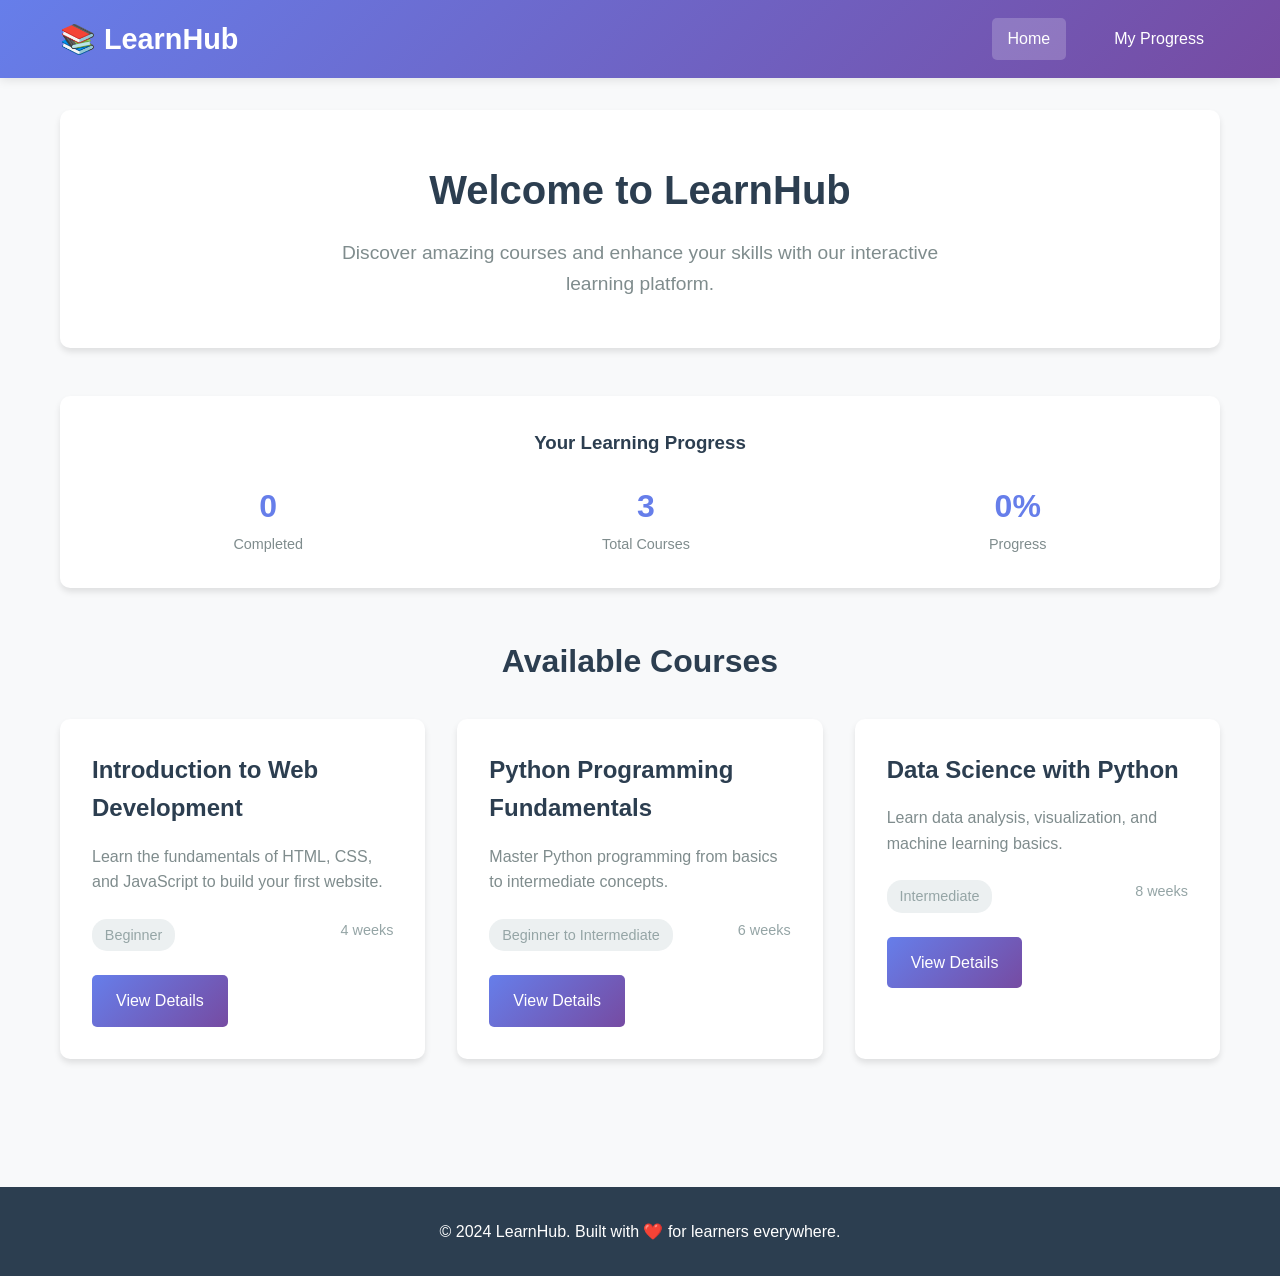
<file: week-1/index.html>
<!DOCTYPE html>
<html lang="en">
<head>
    <meta charset="UTF-8">
    <meta name="viewport" content="width=device-width, initial-scale=1.0">
    <title>Mini E-Learning Platform</title>
    <link rel="stylesheet" href="style.css">
</head>
<body>
    <!-- Header Section -->
    <header class="header">
        <div class="container">
            <h1 class="logo">📚 LearnHub</h1>
            <nav class="nav">
                <a href="index.html" class="nav-link active">Home</a>
                <a href="#" class="nav-link" id="progress-link">My Progress</a>
            </nav>
        </div>
    </header>

    <!-- Main Content -->
    <main class="main">
        <div class="container">
            <!-- Hero Section -->
            <section class="hero">
                <h2 class="hero-title">Welcome to LearnHub</h2>
                <p class="hero-description">Discover amazing courses and enhance your skills with our interactive learning platform.</p>
            </section>

            <!-- Progress Summary -->
            <section class="progress-summary" id="progress-summary">
                <div class="progress-card">
                    <h3>Your Learning Progress</h3>
                    <div class="progress-stats">
                        <div class="stat">
                            <span class="stat-number" id="completed-count">0</span>
                            <span class="stat-label">Completed</span>
                        </div>
                        <div class="stat">
                            <span class="stat-number" id="total-count">0</span>
                            <span class="stat-label">Total Courses</span>
                        </div>
                        <div class="stat">
                            <span class="stat-number" id="progress-percentage">0%</span>
                            <span class="stat-label">Progress</span>
                        </div>
                    </div>
                </div>
            </section>

            <!-- Courses Section -->
            <section class="courses-section">
                <h2 class="section-title">Available Courses</h2>
                <div class="courses-grid" id="courses-grid">
                    <!-- Courses will be dynamically loaded here -->
                    <div class="loading">Loading courses...</div>
                </div>
            </section>
        </div>
    </main>

    <!-- Footer -->
    <footer class="footer">
        <div class="container">
            <p>&copy; 2024 LearnHub. Built with ❤️ for learners everywhere.</p>
        </div>
    </footer>

    <!-- JavaScript -->
    <script src="script.js"></script>
</body>
</html>
</file>
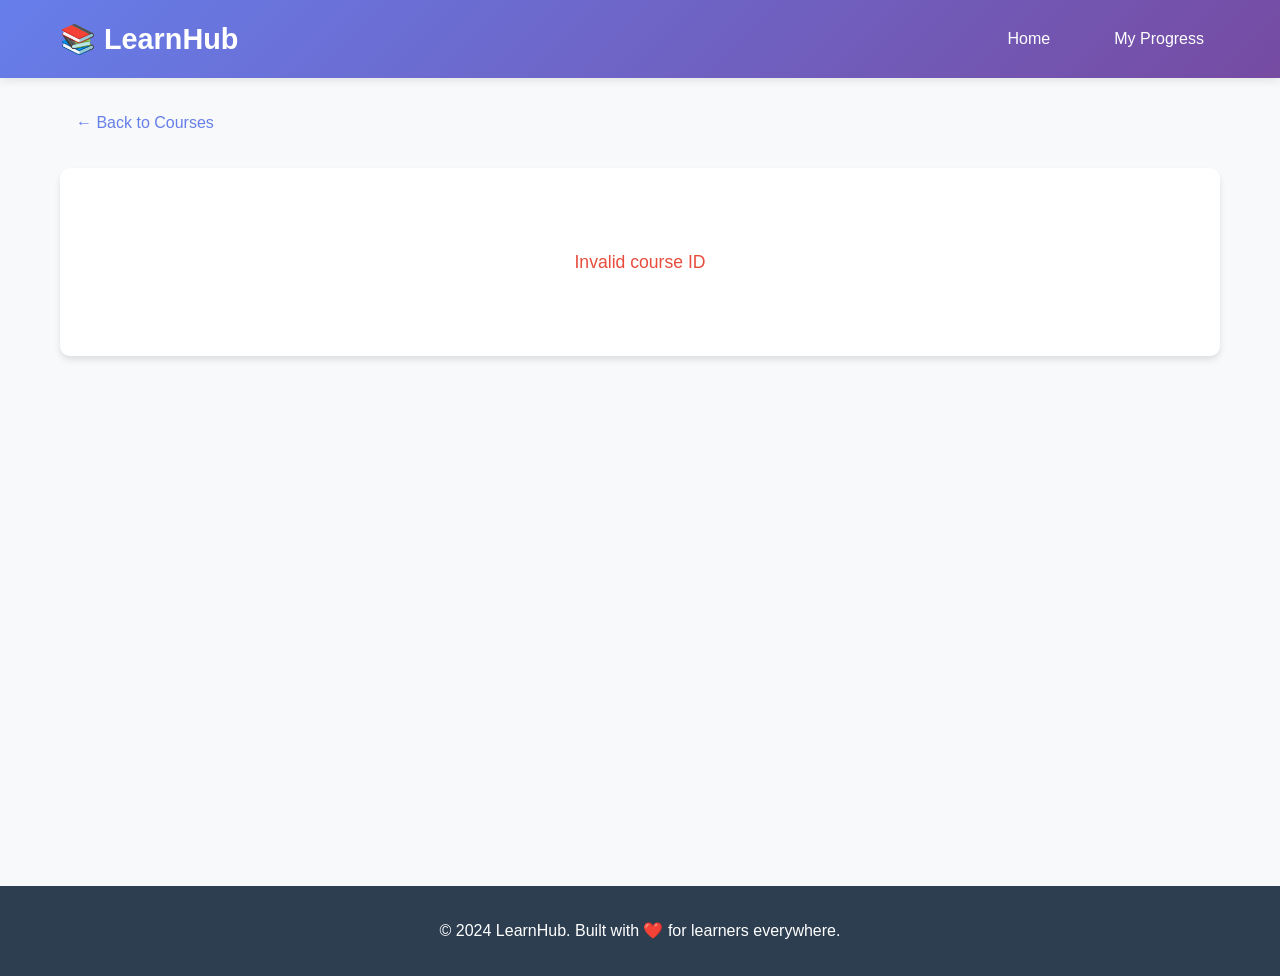
<file: week-1/course.html>
<!DOCTYPE html>
<html lang="en">
<head>
    <meta charset="UTF-8">
    <meta name="viewport" content="width=device-width, initial-scale=1.0">
    <title>Course Details - LearnHub</title>
    <link rel="stylesheet" href="style.css">
</head>
<body>
    <!-- Header Section -->
    <header class="header">
        <div class="container">
            <h1 class="logo">📚 LearnHub</h1>
            <nav class="nav">
                <a href="index.html" class="nav-link">Home</a>
                <a href="#" class="nav-link" id="progress-link">My Progress</a>
            </nav>
        </div>
    </header>

    <!-- Main Content -->
    <main class="main">
        <div class="container">
            <!-- Back Button -->
            <div class="back-section">
                <a href="index.html" class="back-button">← Back to Courses</a>
            </div>

            <!-- Course Details -->
            <section class="course-details" id="course-details">
                <!-- Course content will be dynamically loaded here -->
                <div class="loading">Loading course details...</div>
            </section>

            <!-- Course Completion Status -->
            <section class="completion-section" id="completion-section" style="display: none;">
                <div class="completion-card">
                    <div class="completion-icon">✅</div>
                    <h3>Course Completed!</h3>
                    <p>Congratulations! You've successfully completed this course.</p>
                    <button class="btn btn-secondary" onclick="markAsIncomplete()">Mark as Incomplete</button>
                </div>
            </section>
        </div>
    </main>

    <!-- Footer -->
    <footer class="footer">
        <div class="container">
            <p>&copy; 2024 LearnHub. Built with ❤️ for learners everywhere.</p>
        </div>
    </footer>

    <!-- JavaScript -->
    <script src="course.js"></script>
</body>
</html>
</file>
<file: week-1/style.css>
/* Reset and Base Styles */
* {
  margin: 0;
  padding: 0;
  box-sizing: border-box;
}

body {
  font-family: "Segoe UI", Tahoma, Geneva, Verdana, sans-serif;
  line-height: 1.6;
  color: #333;
  background-color: #f8f9fa;
}

.container {
  max-width: 1200px;
  margin: 0 auto;
  padding: 0 20px;
}

/* Header Styles */
.header {
  background: linear-gradient(135deg, #667eea 0%, #764ba2 100%);
  color: white;
  padding: 1rem 0;
  box-shadow: 0 2px 10px rgba(0, 0, 0, 0.1);
}

.header .container {
  display: flex;
  justify-content: space-between;
  align-items: center;
}

.logo {
  font-size: 1.8rem;
  font-weight: bold;
}

.nav {
  display: flex;
  gap: 2rem;
}

.nav-link {
  color: white;
  text-decoration: none;
  padding: 0.5rem 1rem;
  border-radius: 5px;
  transition: background-color 0.3s ease;
}

.nav-link:hover,
.nav-link.active {
  background-color: rgba(255, 255, 255, 0.2);
}

/* Main Content */
.main {
  min-height: calc(100vh - 140px);
  padding: 2rem 0;
}

/* Hero Section */
.hero {
  text-align: center;
  margin-bottom: 3rem;
  padding: 3rem 0;
  background: white;
  border-radius: 10px;
  box-shadow: 0 4px 6px rgba(0, 0, 0, 0.1);
}

.hero-title {
  font-size: 2.5rem;
  margin-bottom: 1rem;
  color: #2c3e50;
}

.hero-description {
  font-size: 1.2rem;
  color: #7f8c8d;
  max-width: 600px;
  margin: 0 auto;
}

/* Progress Summary */
.progress-summary {
  margin-bottom: 3rem;
}

.progress-card {
  background: white;
  padding: 2rem;
  border-radius: 10px;
  box-shadow: 0 4px 6px rgba(0, 0, 0, 0.1);
  text-align: center;
}

.progress-card h3 {
  margin-bottom: 1.5rem;
  color: #2c3e50;
}

.progress-stats {
  display: flex;
  justify-content: space-around;
  flex-wrap: wrap;
  gap: 1rem;
}

.stat {
  display: flex;
  flex-direction: column;
  align-items: center;
}

.stat-number {
  font-size: 2rem;
  font-weight: bold;
  color: #667eea;
}

.stat-label {
  color: #7f8c8d;
  font-size: 0.9rem;
}

/* Courses Section */
.section-title {
  font-size: 2rem;
  margin-bottom: 2rem;
  color: #2c3e50;
  text-align: center;
}

.courses-grid {
  display: grid;
  grid-template-columns: repeat(auto-fit, minmax(350px, 1fr));
  gap: 2rem;
  margin-bottom: 3rem;
}

/* Course Card */
.course-card {
  background: white;
  border-radius: 10px;
  padding: 2rem;
  box-shadow: 0 4px 6px rgba(0, 0, 0, 0.1);
  transition: transform 0.3s ease, box-shadow 0.3s ease;
  position: relative;
  overflow: hidden;
}

.course-card:hover {
  transform: translateY(-5px);
  box-shadow: 0 8px 25px rgba(0, 0, 0, 0.15);
}

.course-card.completed {
  border-left: 5px solid #27ae60;
  background: linear-gradient(135deg, #f8fff8 0%, #ffffff 100%);
}

.course-card.completed::before {
  content: "✅";
  position: absolute;
  top: 1rem;
  right: 1rem;
  font-size: 1.5rem;
}

.course-title {
  font-size: 1.5rem;
  margin-bottom: 1rem;
  color: #2c3e50;
}

.course-description {
  color: #7f8c8d;
  margin-bottom: 1.5rem;
  line-height: 1.6;
}

.course-meta {
  display: flex;
  justify-content: space-between;
  margin-bottom: 1.5rem;
  font-size: 0.9rem;
  color: #95a5a6;
}

.course-difficulty {
  padding: 0.3rem 0.8rem;
  border-radius: 15px;
  background-color: #ecf0f1;
  font-weight: 500;
}

.course-duration {
  font-weight: 500;
}

/* Buttons */
.btn {
  display: inline-block;
  padding: 0.8rem 1.5rem;
  border: none;
  border-radius: 5px;
  text-decoration: none;
  font-weight: 500;
  cursor: pointer;
  transition: all 0.3s ease;
  text-align: center;
}

.btn-primary {
  background: linear-gradient(135deg, #667eea 0%, #764ba2 100%);
  color: white;
}

.btn-primary:hover {
  transform: translateY(-2px);
  box-shadow: 0 4px 15px rgba(102, 126, 234, 0.4);
}

.btn-secondary {
  background: #95a5a6;
  color: white;
}

.btn-secondary:hover {
  background: #7f8c8d;
  transform: translateY(-2px);
}

.btn-success {
  background: #27ae60;
  color: white;
}

.btn-success:hover {
  background: #229954;
  transform: translateY(-2px);
}

.btn-danger {
  background: #e74c3c;
  color: white;
}

.btn-danger:hover {
  background: #c0392b;
  transform: translateY(-2px);
}

/* Course Details Page */
.back-section {
  margin-bottom: 2rem;
}

.back-button {
  color: #667eea;
  text-decoration: none;
  font-weight: 500;
  padding: 0.5rem 1rem;
  border-radius: 5px;
  transition: background-color 0.3s ease;
}

.back-button:hover {
  background-color: #f8f9fa;
}

.course-details {
  background: white;
  border-radius: 10px;
  padding: 2rem;
  box-shadow: 0 4px 6px rgba(0, 0, 0, 0.1);
  margin-bottom: 2rem;
}

.course-header {
  text-align: center;
  margin-bottom: 2rem;
  padding-bottom: 2rem;
  border-bottom: 2px solid #ecf0f1;
}

.course-header h1 {
  font-size: 2.5rem;
  color: #2c3e50;
  margin-bottom: 1rem;
}

.course-header .course-description {
  font-size: 1.1rem;
  color: #7f8c8d;
  max-width: 800px;
  margin: 0 auto;
}

.course-info {
  display: flex;
  justify-content: center;
  gap: 2rem;
  margin-bottom: 2rem;
  flex-wrap: wrap;
}

.course-info-item {
  text-align: center;
}

.course-info-item h3 {
  color: #2c3e50;
  margin-bottom: 0.5rem;
}

.course-info-item p {
  color: #7f8c8d;
}

/* Lessons Section */
.lessons-section h2 {
  color: #2c3e50;
  margin-bottom: 1.5rem;
  font-size: 1.8rem;
}

.lessons-list {
  list-style: none;
  margin-bottom: 2rem;
}

.lesson-item {
  background: #f8f9fa;
  padding: 1.5rem;
  margin-bottom: 1rem;
  border-radius: 8px;
  border-left: 4px solid #667eea;
  transition: background-color 0.3s ease;
}

.lesson-item:hover {
  background: #ecf0f1;
}

.lesson-item h3 {
  color: #2c3e50;
  margin-bottom: 0.5rem;
}

.lesson-item p {
  color: #7f8c8d;
}

/* Completion Section */
.completion-section {
  margin-top: 2rem;
}

.completion-card {
  background: linear-gradient(135deg, #27ae60 0%, #2ecc71 100%);
  color: white;
  padding: 2rem;
  border-radius: 10px;
  text-align: center;
  box-shadow: 0 4px 6px rgba(0, 0, 0, 0.1);
}

.completion-icon {
  font-size: 3rem;
  margin-bottom: 1rem;
}

.completion-card h3 {
  font-size: 1.8rem;
  margin-bottom: 1rem;
}

.completion-card p {
  margin-bottom: 1.5rem;
  opacity: 0.9;
}

/* Loading State */
.loading {
  text-align: center;
  padding: 3rem;
  color: #7f8c8d;
  font-size: 1.1rem;
}

/* Footer */
.footer {
  background: #2c3e50;
  color: white;
  text-align: center;
  padding: 2rem 0;
  margin-top: 3rem;
}

/* Responsive Design */
@media (max-width: 768px) {
  .container {
    padding: 0 15px;
  }

  .header .container {
    flex-direction: column;
    gap: 1rem;
  }

  .nav {
    gap: 1rem;
  }

  .hero-title {
    font-size: 2rem;
  }

  .hero-description {
    font-size: 1rem;
  }

  .courses-grid {
    grid-template-columns: 1fr;
    gap: 1.5rem;
  }

  .course-card {
    padding: 1.5rem;
  }

  .progress-stats {
    flex-direction: column;
    gap: 1rem;
  }

  .course-info {
    flex-direction: column;
    gap: 1rem;
  }

  .course-header h1 {
    font-size: 2rem;
  }
}

@media (max-width: 480px) {
  .hero {
    padding: 2rem 1rem;
  }

  .course-card {
    padding: 1rem;
  }

  .course-details {
    padding: 1rem;
  }

  .btn {
    padding: 0.6rem 1rem;
    font-size: 0.9rem;
  }
}

/* Animation for course completion */
@keyframes fadeIn {
  from {
    opacity: 0;
    transform: translateY(20px);
  }
  to {
    opacity: 1;
    transform: translateY(0);
  }
}

.course-card {
  animation: fadeIn 0.5s ease-out;
}

.completion-card {
  animation: fadeIn 0.5s ease-out;
}
</file>
